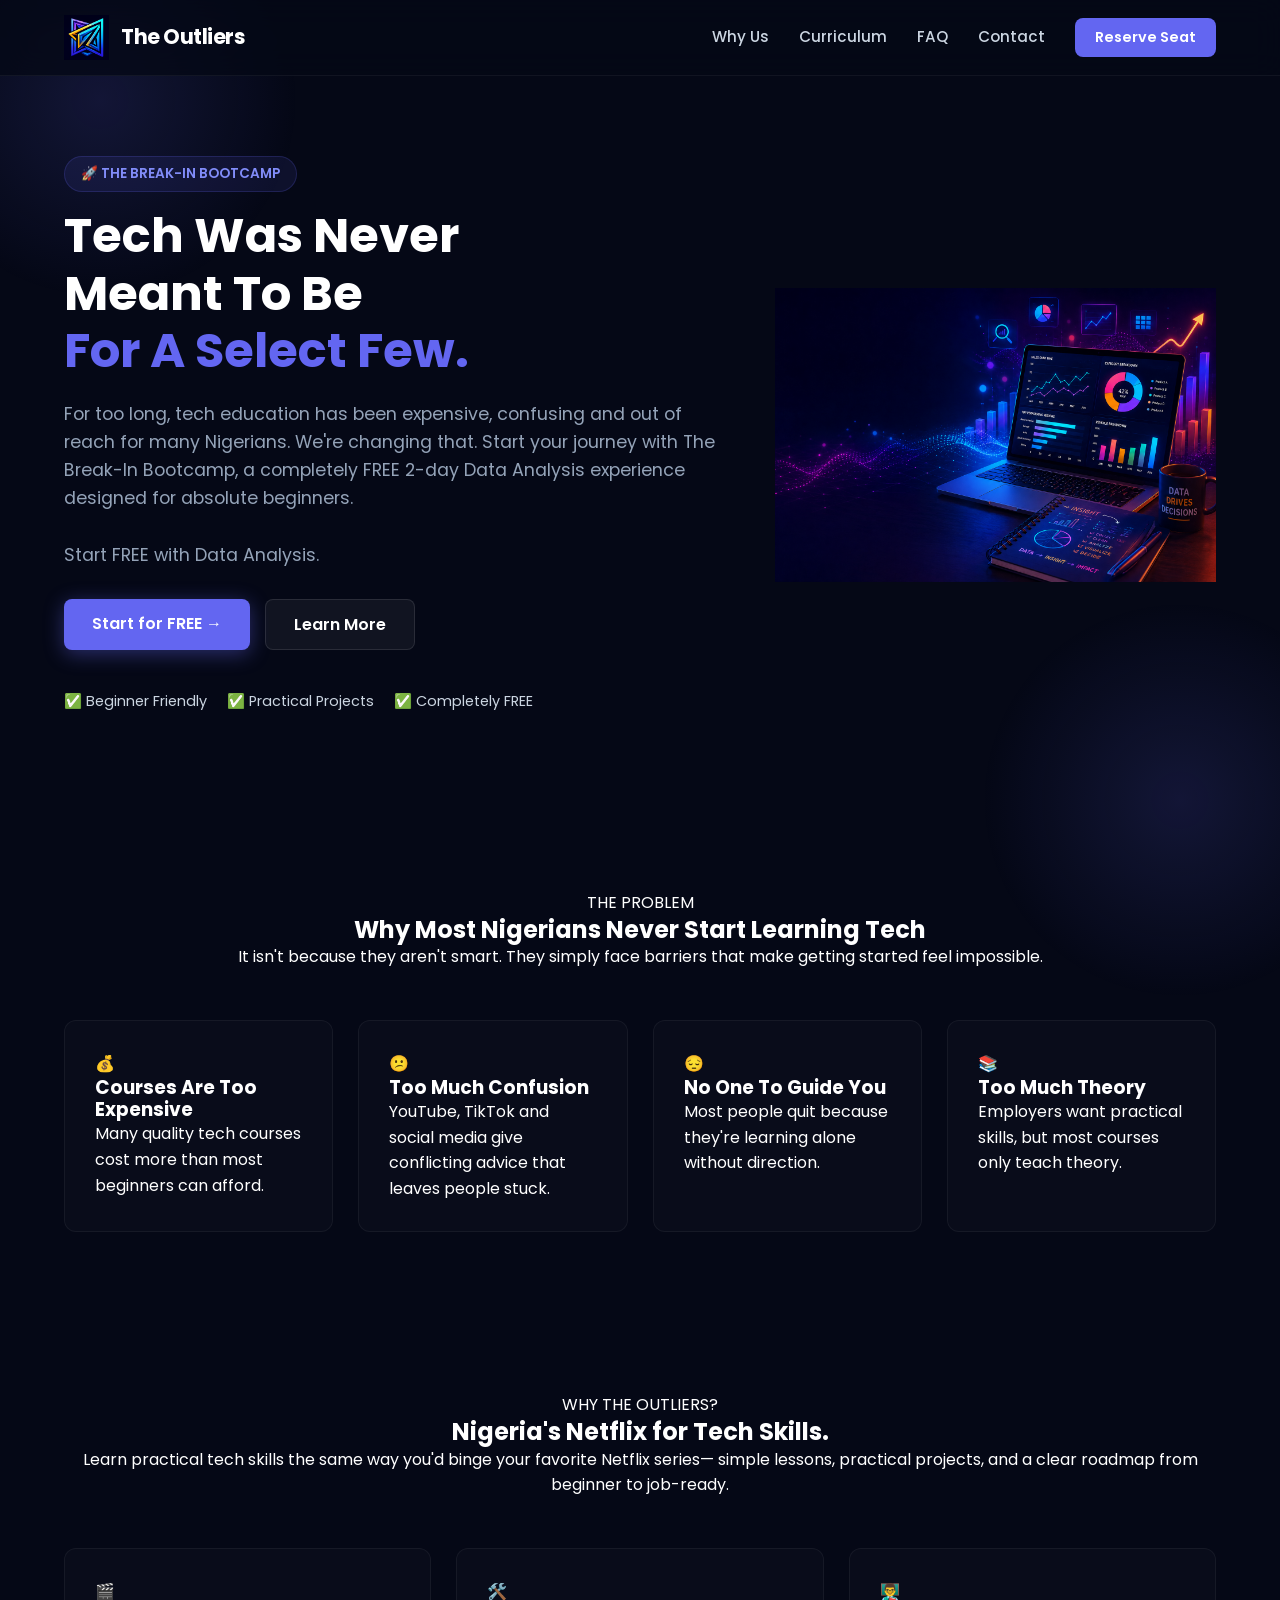
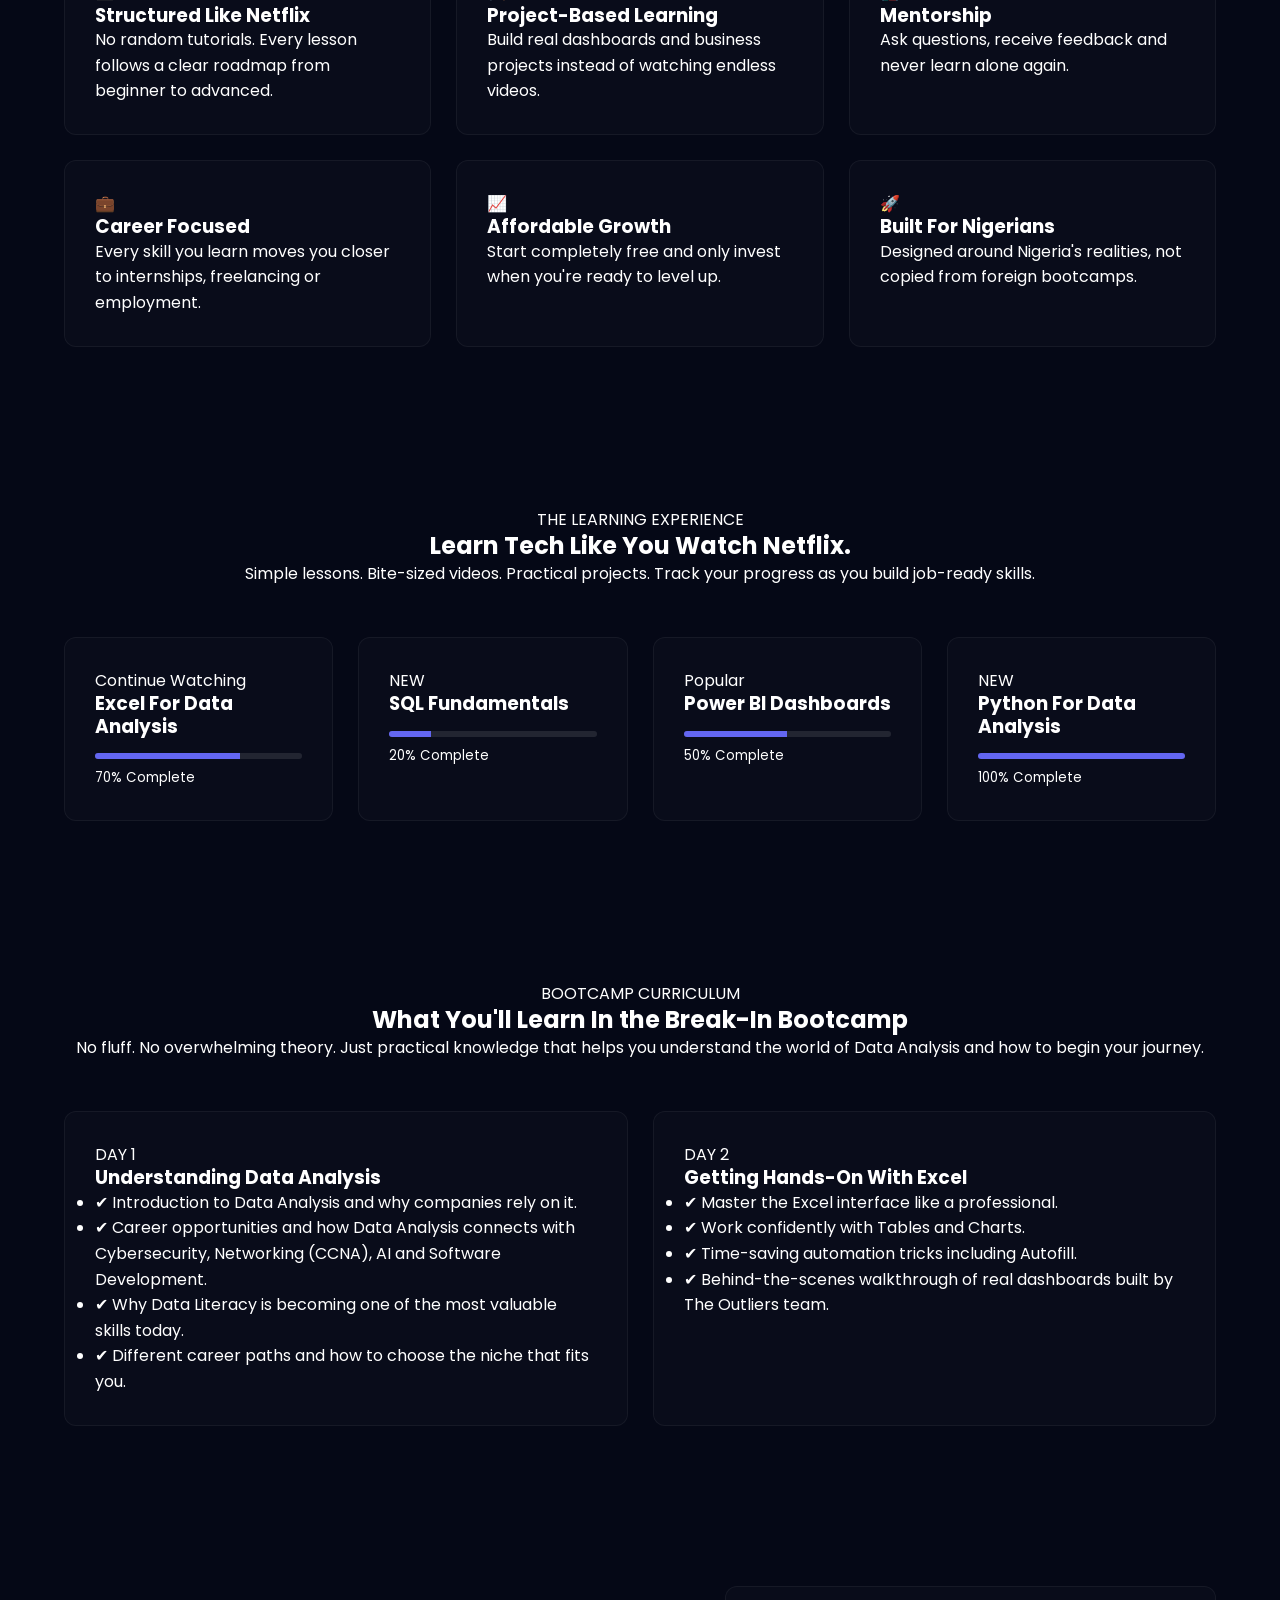
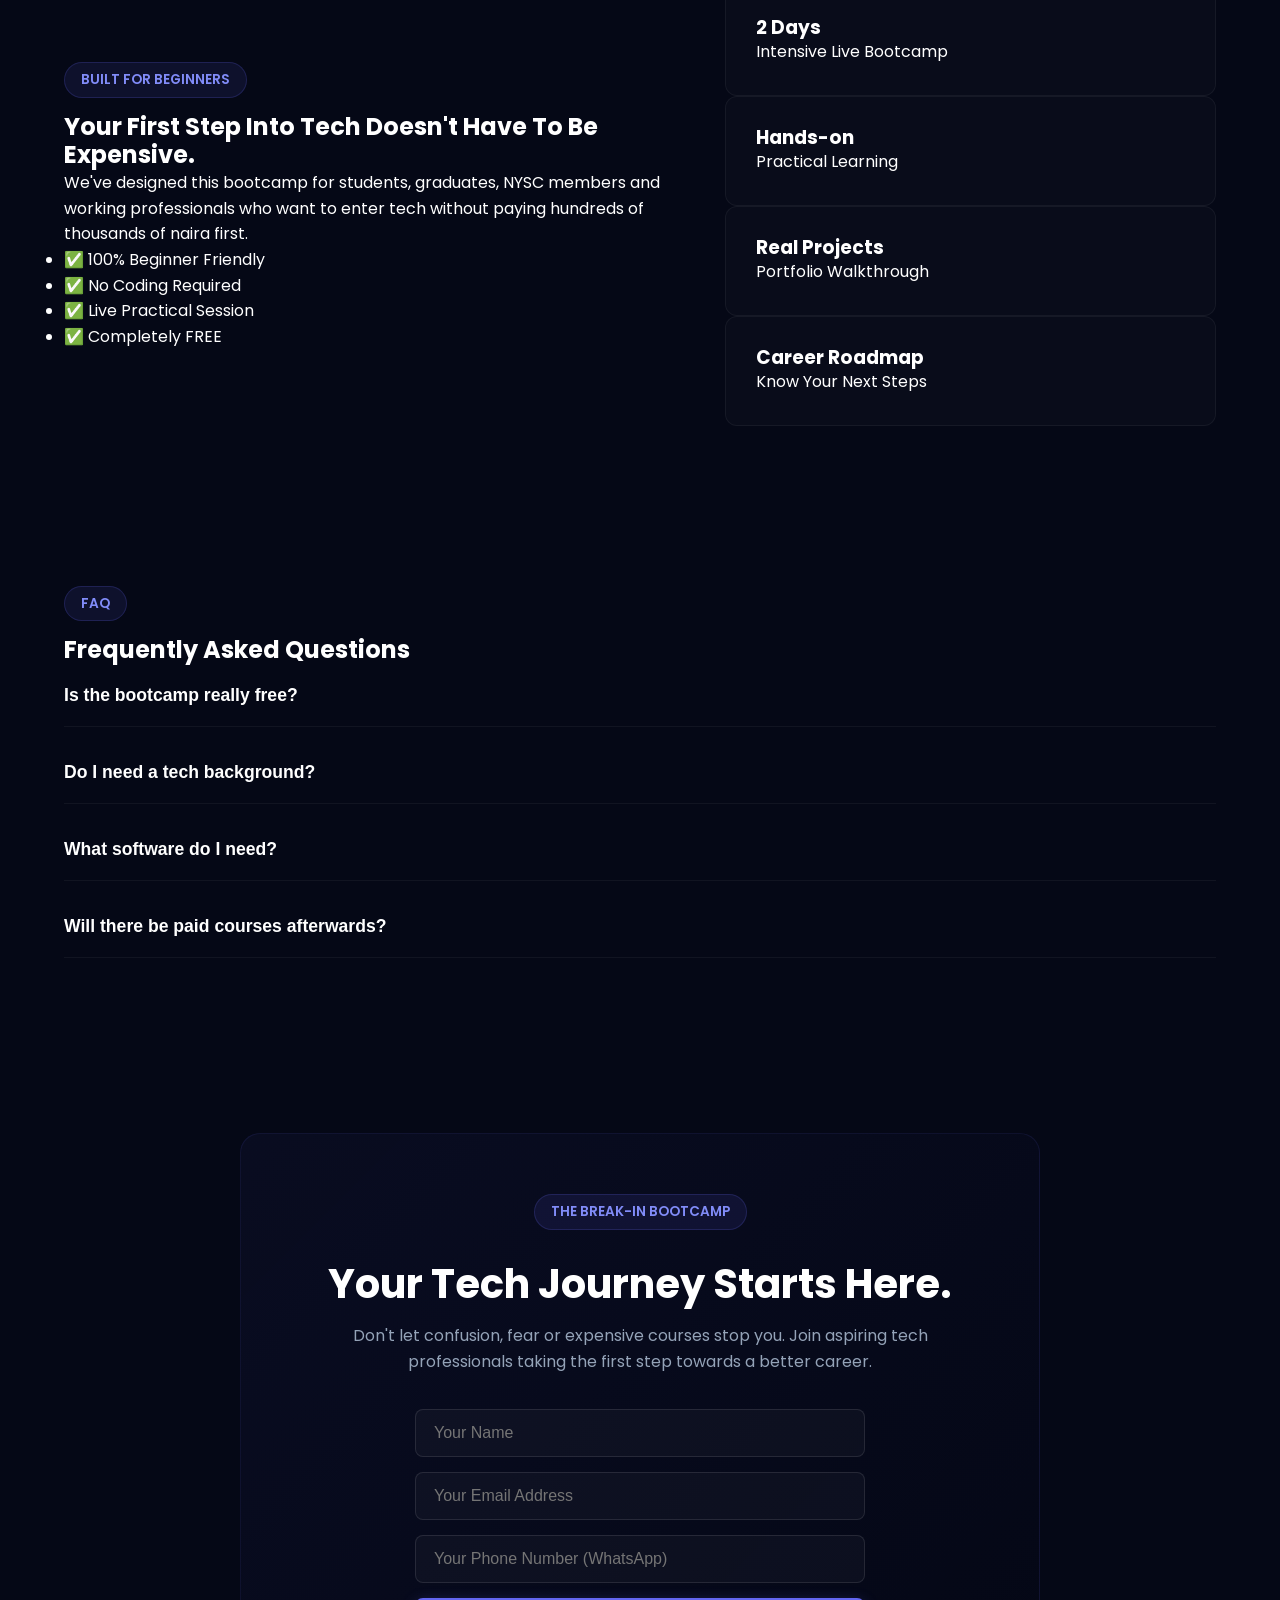
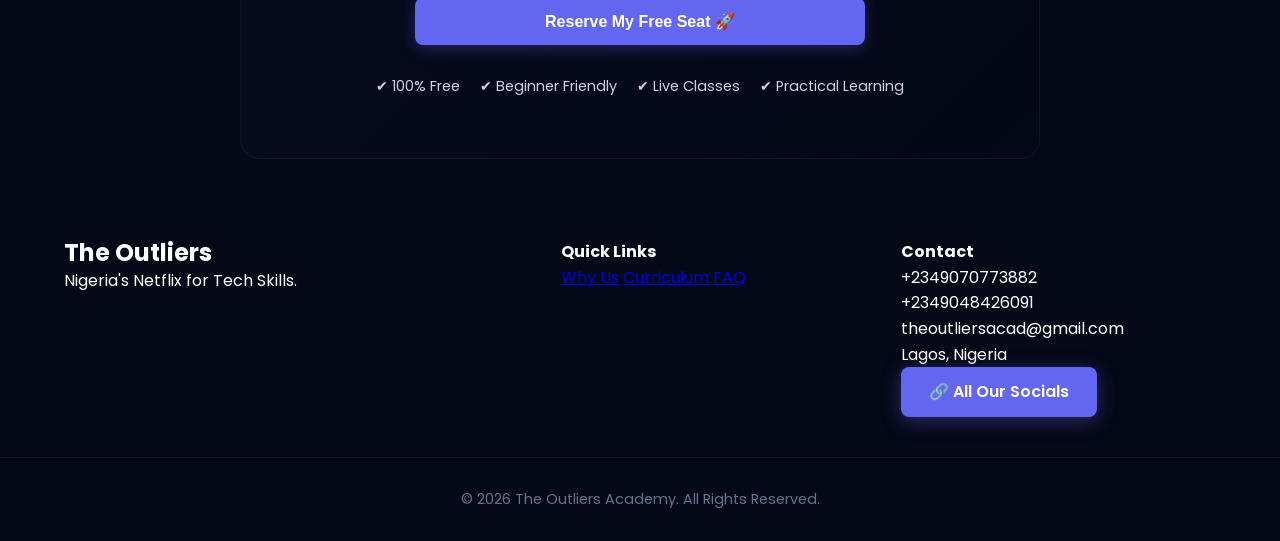
<file: index.html>
<!DOCTYPE html>
<html lang="en">

<head>

<meta charset="UTF-8">
<meta name="viewport" content="width=device-width, initial-scale=1.0">

<title>The Outliers Academy</title>

<link rel="preconnect" href="https://fonts.googleapis.com">
<link rel="preconnect" href="https://fonts.gstatic.com" crossorigin>

<link href="https://fonts.googleapis.com/css2?family=Poppins:wght@300;400;500;600;700;800&display=swap" rel="stylesheet">

<link rel="stylesheet" href="https://cdnjs.cloudflare.com/ajax/libs/font-awesome/6.7.2/css/all.min.css">

<link rel="stylesheet" href="style.css">
<link rel="icon" type="image/png" href="assets/images/logo.png">

</head> 

<body>

<div class="background-glow glow1"></div>
<div class="background-glow glow2"></div>

<header>
    <div class="container nav">
        <div class="logo">
            <img src="assets/images/logo.png" alt="The Outliers Logo">
            <h2>The Outliers</h2>
        </div>

        <nav>
            <a href="#why-us">Why Us</a>
            <a href="#curriculum">Curriculum</a>
            <a href="#faq">FAQ</a>
            <a href="#contact">Contact</a>
            <a href="#register" class="nav-btn">Reserve Seat</a>
        </nav>

        <div class="menu-toggle">
            <i class="fas fa-bars"></i>
        </div>
    </div>
</header>

<section class="hero" id="home">

    <div class="container hero-grid">

        <div class="hero-left">

            <span class="badge">
                🚀 The Break-In Bootcamp
            </span>

            <h1>
                Tech Was Never
                <br>
                Meant To Be
                <span>For A Select Few.</span>
            </h1>

            <p>
                For too long, tech education has been expensive, confusing and out of reach for many Nigerians. 
                We're changing that. Start your journey with The Break-In Bootcamp, a completely FREE 2-day Data Analysis experience designed for absolute beginners.
                <br><br>
                Start FREE with Data Analysis.
            </p>

            <div class="hero-buttons">

                <a href="#register" class="primary-btn">
                    Start for FREE →
                </a>

                <a href="#curriculum" class="secondary-btn">
                    Learn More
                </a>

            </div>

            <div class="hero-stats">

                <div>
                    ✅ Beginner Friendly
                </div>

                <div>
                    ✅ Practical Projects
                </div>

                <div>
                    ✅ Completely FREE
                </div>

            </div>

        </div>

        <div class="hero-right">

            <div class="image-glow"></div>

            <img src="./assets/images/hero-image.png" alt="Hero">

        </div>

    </div>

</section>

<section class="problem" id="problem">

    <div class="container">

        <div class="section-title">

            <span>THE PROBLEM</span>

            <h2>
                Why Most Nigerians Never Start Learning Tech
            </h2>

            <p>
                It isn't because they aren't smart.
                They simply face barriers that make getting started feel impossible.
            </p>

        </div>

        <div class="problem-grid">

            <div class="problem-card">

                <div class="icon">💰</div>

                <h3>Courses Are Too Expensive</h3>

                <p>
                    Many quality tech courses cost more than most beginners can afford.
                </p>

            </div>

            <div class="problem-card">

                <div class="icon">😕</div>

                <h3>Too Much Confusion</h3>

                <p>
                    YouTube, TikTok and social media give conflicting advice that leaves people stuck.
                </p>

            </div>

            <div class="problem-card">

                <div class="icon">😔</div>

                <h3>No One To Guide You</h3>

                <p>
                    Most people quit because they're learning alone without direction.
                </p>

            </div>

            <div class="problem-card">

                <div class="icon">📚</div>

                <h3>Too Much Theory</h3>

                <p>
                    Employers want practical skills, but most courses only teach theory.
                </p>

            </div>

        </div>

    </div>

</section>

<section class="why-us" id="why-us">

    <div class="container">

        <div class="section-title">

            <span>WHY THE OUTLIERS?</span>

            <h2>Nigeria's Netflix for Tech Skills.</h2>

            <p>
                Learn practical tech skills the same way you'd binge your favorite Netflix series—
                simple lessons, practical projects, and a clear roadmap from beginner to job-ready.
            </p>

        </div>

        <div class="features-grid">

            <div class="feature-card">
                <div class="feature-icon">🎬</div>
                <h3>Structured Like Netflix</h3>
                <p>
                    No random tutorials. Every lesson follows a clear roadmap from beginner to advanced.
                </p>
            </div>

            <div class="feature-card">
                <div class="feature-icon">🛠️</div>
                <h3>Project-Based Learning</h3>
                <p>
                    Build real dashboards and business projects instead of watching endless videos.
                </p>
            </div>

            <div class="feature-card">
                <div class="feature-icon">👨‍🏫</div>
                <h3>Mentorship</h3>
                <p>
                    Ask questions, receive feedback and never learn alone again.
                </p>
            </div>

            <div class="feature-card">
                <div class="feature-icon">💼</div>
                <h3>Career Focused</h3>
                <p>
                    Every skill you learn moves you closer to internships, freelancing or employment.
                </p>
            </div>

            <div class="feature-card">
                <div class="feature-icon">📈</div>
                <h3>Affordable Growth</h3>
                <p>
                    Start completely free and only invest when you're ready to level up.
                </p>
            </div>

            <div class="feature-card">
                <div class="feature-icon">🚀</div>
                <h3>Built For Nigerians</h3>
                <p>
                    Designed around Nigeria's realities, not copied from foreign bootcamps.
                </p>
            </div>

        </div>

    </div>

</section>

<section class="platform" id="platform">

    <div class="container">

        <div class="section-title">

            <span>THE LEARNING EXPERIENCE</span>

            <h2>Learn Tech Like You Watch Netflix.</h2>

            <p>
                Simple lessons. Bite-sized videos. Practical projects.
                Track your progress as you build job-ready skills.
            </p>

        </div>

        <div class="course-grid">

            <div class="course-card">

                <span class="tag">Continue Watching</span>

                <h3>Excel For Data Analysis</h3>

                <div class="progress">

                    <div class="progress-fill fill70"></div>

                </div>

                <small>70% Complete</small>

            </div>

            <div class="course-card">

                <span class="tag new">NEW</span>

                <h3>SQL Fundamentals</h3>

                <div class="progress">

                    <div class="progress-fill fill20"></div>

                </div>

                <small>20% Complete</small>

            </div>

            <div class="course-card">

                <span class="tag">Popular</span>

                <h3>Power BI Dashboards</h3>

                <div class="progress">

                    <div class="progress-fill fill50"></div>

                </div>

                <small>50% Complete</small>

            </div>

            <div class="course-card">

                <span class="tag new">NEW</span>

                <h3>Python For Data Analysis</h3>

                <div class="progress">

                    <div class="progress-fill fill10"></div>

                </div>

                <small>100% Complete</small>

            </div>

        </div>

    </div>

</section>

<section class="curriculum" id="curriculum">

    <div class="container">

        <div class="section-title">

            <span>BOOTCAMP CURRICULUM</span>

            <h2>What You'll Learn In the Break-In Bootcamp</h2>

            <p>
                No fluff. No overwhelming theory.
                Just practical knowledge that helps you understand the world of Data Analysis and how to begin your journey.
            </p>

        </div>

        <div class="day-grid">

            <div class="day-card">

                <div class="day-number">
                    DAY 1
                </div>

                <h3>Understanding Data Analysis</h3>

                <ul>

                    <li>✔ Introduction to Data Analysis and why companies rely on it.</li>

                    <li>✔ Career opportunities and how Data Analysis connects with Cybersecurity, Networking (CCNA), AI and Software Development.</li>

                    <li>✔ Why Data Literacy is becoming one of the most valuable skills today.</li>

                    <li>✔ Different career paths and how to choose the niche that fits you.</li>

                </ul>

            </div>

            <div class="day-card">

                <div class="day-number">
                    DAY 2
                </div>

                <h3>Getting Hands-On With Excel</h3>

                <ul>

                    <li>✔ Master the Excel interface like a professional.</li>

                    <li>✔ Work confidently with Tables and Charts.</li>

                    <li>✔ Time-saving automation tricks including Autofill.</li>

                    <li>✔ Behind-the-scenes walkthrough of real dashboards built by The Outliers team.</li>

                </ul>

            </div>

        </div>

    </div>

</section>

<section class="trust" id="trust">
    <div class="container trust-grid">

        <div class="trust-left">
            <span class="section-tag">
                Built for Beginners
            </span>

            <h2>
                Your First Step Into Tech Doesn't Have To Be Expensive.
            </h2>

            <p>
                We've designed this bootcamp for students, graduates,
                NYSC members and working professionals who want to enter
                tech without paying hundreds of thousands of naira first.
            </p>

            <ul class="trust-list">
                <li>✅ 100% Beginner Friendly</li>
                <li>✅ No Coding Required</li>
                <li>✅ Live Practical Session</li>
                <li>✅ Completely FREE</li>
            </ul>
        </div>

        <div class="trust-right">

            <div class="stat-card">
                <h3>2 Days</h3>
                <p>Intensive Live Bootcamp</p>
            </div>

            <div class="stat-card">
                <h3>Hands-on</h3>
                <p>Practical Learning</p>
            </div>

            <div class="stat-card">
                <h3>Real Projects</h3>
                <p>Portfolio Walkthrough</p>
            </div>

            <div class="stat-card">
                <h3>Career Roadmap</h3>
                <p>Know Your Next Steps</p>
            </div>

        </div>

    </div>
</section>

<section class="faq" id="faq">

    <div class="container">

        <span class="section-tag">
            FAQ
        </span>

        <h2>Frequently Asked Questions</h2>

        <div class="faq-item">

            <button class="faq-question">
                Is the bootcamp really free?
            </button>

            <div class="faq-answer">
                Yes. There is absolutely no payment required to join this
                2-Day Data Analysis Bootcamp.
            </div>

        </div>

        <div class="faq-item">

            <button class="faq-question">
                Do I need a tech background?
            </button>

            <div class="faq-answer">
                Not at all. We start from scratch and explain everything
                assuming you've never written a line of code.
            </div>

        </div>

        <div class="faq-item">

            <button class="faq-question">
                What software do I need?
            </button>

            <div class="faq-answer">
                Just a laptop and Microsoft Excel.
            </div>

        </div>

        <div class="faq-item">

            <button class="faq-question">
                Will there be paid courses afterwards?
            </button>

            <div class="faq-answer">
                Yes. The bootcamp is free, and afterwards we'll show you
                how to continue learning if you want to build a career.
            </div>

        </div>

    </div>

</section>

<section class="cta" id="register">

    <div class="container">

        <div class="cta-box">

            <span class="section-tag">
                THE BREAK-IN BOOTCAMP
            </span>

            <h2>
                Your Tech Journey Starts Here.
            </h2>

            <p>

                Don't let confusion, fear or expensive courses stop you.

                Join aspiring tech professionals taking the first
                step towards a better career.

            </p>

         <form action="https://api.sheetmonkey.io/form/jTdgPLGd5zvbAC8yEG3Pdh" method="POST">

  <input type="hidden" name="x-sheetmonkey-redirect" value="https://theoutliersinc.github.io/The-Outliers-Academy/pages/thank-you.html">

  <div class="input-group">
    <input type="text" name="Name" placeholder="Your Name" required>
  </div>

  <div class="input-group">
    <input type="email" name="Email" placeholder="Your Email Address" required>
  </div>

  <div class="input-group">
    <input type="tel" name="Phone" placeholder="Your Phone Number (WhatsApp)" required>
  </div>

  <button type="submit">
    Reserve My Free Seat 🚀
  </button>

</form>

            <div class="cta-features">

                <span>✔ 100% Free</span>

                <span>✔ Beginner Friendly</span>

                <span>✔ Live Classes</span>

                <span>✔ Practical Learning</span>

            </div>

        </div>

    </div>

</section>

<footer id="contact">

    <div class="container footer">

        <div>

            <h2>The Outliers</h2>

            <p>

                Nigeria's Netflix for Tech Skills.

            </p>

        </div>

        <div>

            <h4>Quick Links</h4>

<a href="#why-us">Why Us</a>

<a href="#curriculum">Curriculum</a>

<a href="#faq">FAQ</a>      
        </div>

        <div>

            <h4>Contact</h4>
            <p>+2349070773882</p>
            <p>+2349048426091</p>
            <p>theoutliersacad@gmail.com</p>

            <p>Lagos, Nigeria</p>

            <a href="https://linktr.ee/theoutliersacad" class="primary-btn" target="_blank">
    🔗 All Our Socials
</a>

        </div>

    </div>

    <div class="copyright">

        © 2026 The Outliers Academy. All Rights Reserved.

    </div>

</footer>

<script src="script.js"></script>


<!-- Mobile Sticky CTA -->

<div class="mobile-cta">

    <a href="#register">

        🚀 Reserve My Free Seat

    </a>

</div>

</body>

</html>
</file>
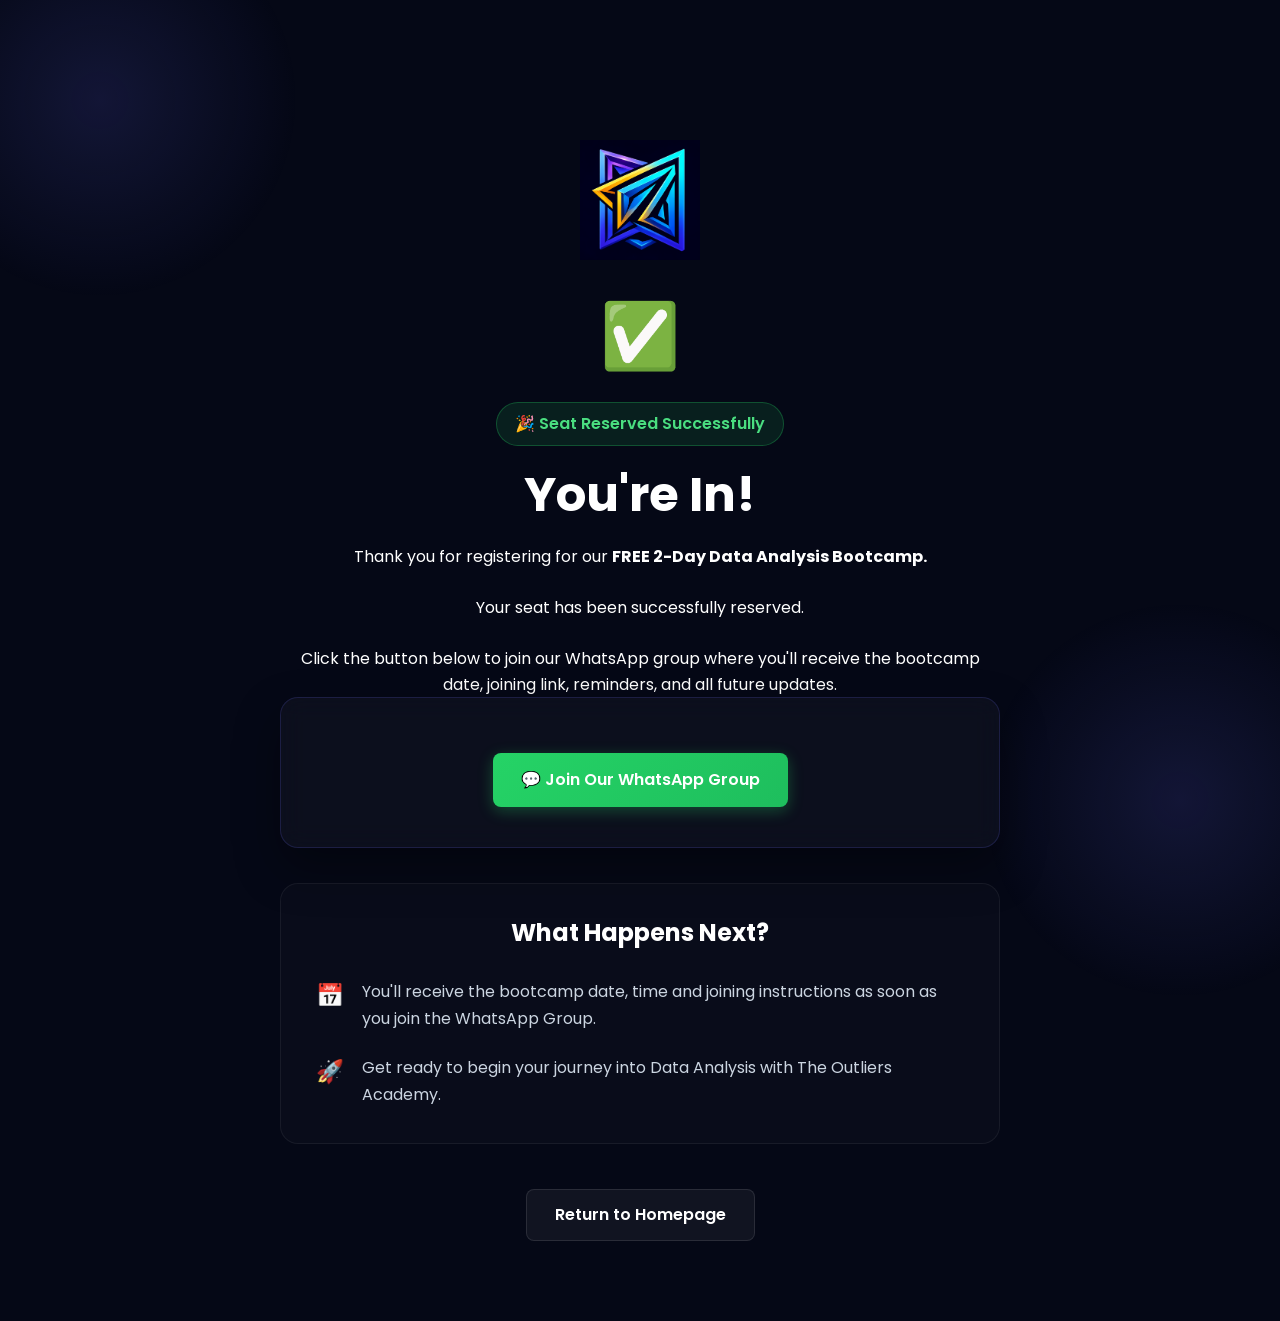
<file: pages/thank-you.html>
<!DOCTYPE html>
<html lang="en">

<head>
    <meta charset="UTF-8">
    <meta name="viewport" content="width=device-width, initial-scale=1.0">

    <title>Registration Successful | The Outliers Academy</title>

    <link rel="icon" type="image/png" href="../assets/images/logo.png">

    <link rel="preconnect" href="https://fonts.googleapis.com">
    <link rel="preconnect" href="https://fonts.gstatic.com" crossorigin>

    <link href="https://fonts.googleapis.com/css2?family=Poppins:wght@300;400;500;600;700;800&display=swap"
        rel="stylesheet">

    <link rel="stylesheet" href="../style.css">
    
    <!-- Custom styling to ensure the WhatsApp button matches your theme perfectly -->
    <style>
        .whatsapp-btn {
            display: inline-block;
            background-color: #25D366; /* WhatsApp Green */
            color: #ffffff;
            text-decoration: none;
            padding: 14px 28px;
            font-weight: 600;
            border-radius: 8px;
            margin-top: 15px;
            font-size: 1rem;
            transition: opacity 0.2s ease;
            box-shadow: 0 4px 15px rgba(37, 211, 102, 0.3);
        }
        .whatsapp-btn:hover {
            opacity: 0.9;
        }
    </style>
</head>

<body>

    <div class="background-glow glow1"></div>
    <div class="background-glow glow2"></div>

    <section class="thank-you">

        <img src="../assets/images/logo.png" alt="The Outliers Logo" class="thank-logo">

        <div class="success-icon">✅</div>

        <span class="success-badge">
            🎉 Seat Reserved Successfully
        </span>

        <h1>You're In!</h1>

        <p>
    Thank you for registering for our
    <strong>FREE 2-Day Data Analysis Bootcamp.</strong>

    <br><br>

    Your seat has been successfully reserved.

    <br><br>

    Click the button below to join our WhatsApp group where you'll receive the bootcamp date, joining link, reminders, and all future updates.
</p>
        <div class="next-step-card">
            
         <!-- 🔽 STEP 1: PASTE YOUR WHATSAPP LINK BELOW 🔽 -->
            <a href="https://chat.whatsapp.com/EoUHpv7dQXd3ALRMMdzh55?s=cl&p=a&mlu=4" class="whatsapp-btn" target="_blank">
                💬 Join Our WhatsApp Group
            </a>

        </div>
        
        <div class="next-steps">

            <h2>What Happens Next?</h2>
            
            <div class="step">
                <span>📅</span>
                <p>You'll receive the bootcamp date, time and joining instructions as soon as you join the WhatsApp Group.</p>
            </div>

            <div class="step">
                <span>🚀</span>
                <p>Get ready to begin your journey into Data Analysis with The Outliers Academy.</p>
            </div>

        </div>
        
        <a href="../index.html" class="secondary-btn">
            Return to Homepage
        </a>

    </section>

</body>

</html>
</file>
<file: style.css>
/* ==========================================================================
   1. GLOBAL RESET & BASE STYLES
   ========================================================================== */
* {
    margin: 0;
    padding: 0;
    box-sizing: border-box;
    scroll-behavior: smooth;
}

body {
    font-family: 'Poppins', sans-serif;
    background: #050816;
    color: white;
    overflow-x: hidden;
    line-height: 1.6;
}

.container {
    width: 90%;
    max-width: 1200px;
    margin: 0 auto;
}

section {
    padding: 80px 0;
    position: relative;
}

/* Background Ambient Glows */
.background-glow {
    position: fixed;
    width: 400px;
    height: 400px;
    background: radial-gradient(circle, rgba(99, 102, 241, 0.15) 0%, rgba(0,0,0,0) 70%);
    pointer-events: none;
    z-index: -1;
}
.glow1 { top: -100px; left: -100px; }
.glow2 { bottom: -100px; right: -100px; }

/* ==========================================================================
   2. HEADER & NAVIGATION
   ========================================================================== */
header {
    position: fixed;
    top: 0;
    width: 100%;
    z-index: 1000;
    background: rgba(5, 8, 22, 0.75);
    backdrop-filter: blur(15px);
    border-bottom: 1px solid rgba(255, 255, 255, 0.05);
}

.nav {
    display: flex;
    justify-content: space-between;
    align-items: center;
    padding: 15px 0;
}

.logo {
    display: flex;
    align-items: center;
    gap: 12px;
}

.logo img {
    width: 45px;
    height: auto;
}

.logo h2 {
    font-size: 1.3rem;
    font-weight: 700;
    letter-spacing: -0.5px;
}

nav {
    display: flex;
    align-items: center;
    gap: 30px;
}

nav a {
    color: #cbd5e1;
    text-decoration: none;
    font-size: 0.95rem;
    font-weight: 500;
    transition: color 0.3s ease;
}

nav a:hover {
    color: #6366f1;
}

.menu-toggle {
    display: none;
    font-size: 1.5rem;
    color: white;
    cursor: pointer;
}

/* ==========================================================================
   3. TYPOGRAPHY & BUTTON COMMON STYLES
   ========================================================================== */
.section-title, .section-tag {
    text-align: center;
    margin-bottom: 50px;
}

.section-tag, .badge {
    display: inline-block;
    padding: 6px 16px;
    background: rgba(99, 102, 241, 0.1);
    border: 1px solid rgba(99, 102, 241, 0.2);
    color: #818cf8;
    border-radius: 50px;
    font-size: 0.85rem;
    font-weight: 600;
    text-transform: uppercase;
    margin-bottom: 15px;
}

h1, h2, h3 {
    font-weight: 700;
    line-height: 1.2;
}

/* Master Buttons */
.primary-btn, .secondary-btn, .nav-btn {
    display: inline-block;
    padding: 12px 28px;
    border-radius: 8px;
    font-weight: 600;
    text-decoration: none;
    transition: all 0.3s ease;
    text-align: center;
    cursor: pointer;
}

.primary-btn {
    background: #6366f1;
    color: white;
    box-shadow: 0 4px 20px rgba(99, 102, 241, 0.4);
}

.primary-btn:hover {
    background: #4f46e5;
    transform: translateY(-2px);
}

.secondary-btn {
    background: rgba(255, 255, 255, 0.05);
    color: white;
    border: 1px solid rgba(255, 255, 255, 0.1);
}

.secondary-btn:hover {
    background: rgba(255, 255, 255, 0.1);
}

.nav-btn {
    padding: 8px 20px;
    background: #6366f1;
    color: white;
    font-size: 0.9rem;
}

/* ==========================================================================
   4. SECTIONS (HERO, GRIDS, CARDS)
   ========================================================================== */
/* Hero */
.hero {
    padding-top: 140px;
    min-height: 90vh;
    display: flex;
    align-items: center;
}

.hero-grid {
    display: grid;
    grid-template-columns: 1.2fr 0.8fr;
    gap: 50px;
    align-items: center;
}

.hero-left h1 {
    font-size: 3rem;
    margin-bottom: 20px;
}

.hero-left h1 span {
    color: #6366f1;
    display: block;
}

.hero-left p {
    color: #94a3b8;
    font-size: 1.1rem;
    margin-bottom: 30px;
}

.hero-buttons {
    display: flex;
    gap: 15px;
    margin-bottom: 40px;
}

.hero-stats {
    display: flex;
    gap: 20px;
    color: #cbd5e1;
    font-size: 0.9rem;
}

.hero-right {
    position: relative;
}

.hero-right img {
    width: 100%;
    max-width: 450px;
    height: auto;
    display: block;
    margin: 0 auto;
}

/* Core Component Grids */
.problem-grid, .features-grid, .course-grid, .day-grid, .trust-grid, .footer {
    display: grid;
    gap: 25px;
}

.problem-grid { grid-template-columns: repeat(4, 1fr); }
.features-grid { grid-template-columns: repeat(3, 1fr); }
.course-grid { grid-template-columns: repeat(4, 1fr); }
.day-grid { grid-template-columns: repeat(2, 1fr); }
.trust-grid { grid-template-columns: 1.1fr 0.9fr; gap: 60px; align-items: center; }
.footer { grid-template-columns: 1.5fr 1fr 1fr; padding-bottom: 40px; }

/* Dynamic Layout Cards */
.problem-card, .feature-card, .course-card, .day-card, .stat-card {
    background: rgba(255, 255, 255, 0.02);
    border: 1px solid rgba(255, 255, 255, 0.05);
    padding: 30px;
    border-radius: 12px;
    transition: transform 0.3s ease;
}

.problem-card:hover, .feature-card:hover, .course-card:hover {
    transform: translateY(-5px);
    border-color: rgba(99, 102, 241, 0.2);
}

/* Progress Bar Components */
.progress {
    background: rgba(255, 255, 255, 0.1);
    height: 6px;
    border-radius: 10px;
    margin: 15px 0 5px 0;
    overflow: hidden;
}
.progress-fill { background: #6366f1; height: 100%; }
.fill70 { width: 70%; }
.fill20 { width: 20%; }
.fill50 { width: 50%; }
.fill10 { width: 100%; }

/* FAQ Accordion Layout */
.faq-item {
    border-bottom: 1px solid rgba(255, 255, 255, 0.05);
    margin-bottom: 15px;
}
.faq-question {
    width: 100%;
    background: none;
    border: none;
    color: white;
    text-align: left;
    padding: 20px 0;
    font-size: 1.1rem;
    font-weight: 600;
    cursor: pointer;
}
.faq-answer {
    max-height: 0;
    overflow: hidden;
    color: #94a3b8;
    transition: max-height 0.3s ease;
}
.faq-item.active .faq-answer {
    max-height: 200px;
    padding-bottom: 20px;
}

/* ==========================================================================
   5. REGISTRATION REGION & GLOBAL FORM CONTAINER
   ========================================================================== */
.cta-box {
    background: linear-gradient(135deg, rgba(99, 102, 241, 0.05) 0%, rgba(5, 8, 22, 0) 100%);
    border: 1px solid rgba(99, 102, 241, 0.1);
    padding: 60px;
    border-radius: 20px;
    text-align: center;
    max-width: 800px;
    margin: 0 auto;
}

.cta-box h2 { font-size: 2.5rem; margin: 15px 0; }
.cta-box p { color: #94a3b8; margin-bottom: 35px; }

form {
    display: flex;
    flex-direction: column;
    gap: 15px;
    width: 100%;
    max-width: 450px;
    margin: 0 auto 30px auto;
}

.input-group { width: 100%; }

form input[type="text"],
form input[type="email"],
form input[type="tel"] {
    width: 100%;
    padding: 14px 18px;
    border-radius: 8px;
    border: 1px solid rgba(255, 255, 255, 0.1);
    background: rgba(255, 255, 255, 0.03);
    color: white;
    font-size: 1rem;
    box-sizing: border-box; /* <-- IMPORTANT */
}

form input[type="text"]:focus,
form input[type="email"]:focus,
form input[type="tel"]:focus {
    outline: none;
    border-color: #6366f1;
    background: rgba(255,255,255,.05);
}

form button[type="submit"] {
    width: 100%;
    padding: 14px;
    background: #6366f1;
    color: white;
    border: none;
    border-radius: 8px;
    font-size: 1rem;
    font-weight: 600;
    cursor: pointer;
    box-shadow: 0 4px 15px rgba(99, 102, 241, 0.3);
}

form button[type="submit"]:hover {
    background: #4f46e5;
}

.cta-features {
    display: flex;
    justify-content: center;
    gap: 20px;
    flex-wrap: wrap;
    color: #cbd5e1;
    font-size: 0.9rem;
}

/* Footer Copyright Base Rules */
.copyright {
    text-align: center;
    border-top: 1px solid rgba(255, 255, 255, 0.05);
    padding: 30px 0;
    color: #64748b;
    font-size: 0.9rem;
}

.mobile-cta { display: none; }

/* ==========================================================================
   6. RESPONSIVE MEDIA BREAKPOINTS (Pure Mobile Isolation)
   ========================================================================== */
@media screen and (max-width: 1024px) {
    .problem-grid { grid-template-columns: repeat(2, 1fr); }
    .features-grid { grid-template-columns: repeat(2, 1fr); }
    .course-grid { grid-template-columns: repeat(2, 1fr); }
}

@media screen and (max-width: 768px) {
    section { padding: 60px 0; }
    
    .menu-toggle { display: block; }
    
    header nav {
        position: fixed;
        top: 0;
        right: -100%;
        width: 75%;
        height: 100vh;
        background: rgba(5, 8, 22, 0.98);
        backdrop-filter: blur(20px);
        display: flex;
        flex-direction: column;
        align-items: center;
        justify-content: center;
        gap: 30px;
        transition: right 0.4s ease;
    }
    
    header nav.active { right: 0; }
    
    .hero-grid, .trust-grid, .day-grid, .footer {
        grid-template-columns: 1fr;
        text-align: center;
    }
    
    .hero-left h1 { font-size: 2.2rem; }
    .hero-buttons { flex-direction: column; }
    .hero-stats { justify-content: center; }
    
    .problem-grid, .features-grid, .course-grid {
        grid-template-columns: 1fr;
    }
    
    .cta-box { padding: 30px 20px; }
    .cta-box h2 { font-size: 1.8rem; }
    
    /* Mobile Fixed Bottom Anchor Button Trigger */
    .mobile-cta {
        display: block;
        position: fixed;
        bottom: 0;
        left: 0;
        width: 100%;
        padding: 15px;
        background: rgba(5, 8, 22, 0.9);
        backdrop-filter: blur(10px);
        border-top: 1px solid rgba(255, 255, 255, 0.1);
        z-index: 999;
    }
    
    .mobile-cta a {
        display: block;
        width: 100%;
        padding: 14px;
        background: #6366f1;
        color: white;
        text-align: center;
        text-decoration: none;
        border-radius: 8px;
        font-weight: 600;
    }
}

/* ==========================================================
   THANK YOU PAGE
========================================================== */

.thank-you {
    min-height: 100vh;
    padding: 140px 20px 80px;
    display: flex;
    flex-direction: column;
    align-items: center;
    justify-content: center;
    max-width: 760px;
    margin: 0 auto;
    text-align: center;
}

.thank-logo {
    width: 120px;
    margin-bottom: 25px;
}

.success-icon {
    font-size: 4rem;
    margin-bottom: 15px;
    animation: pop 0.6s ease;
}

.success-badge {
    display: inline-block;
    padding: 8px 18px;
    border-radius: 50px;
    background: rgba(34,197,94,.12);
    border: 1px solid rgba(34,197,94,.3);
    color: #4ade80;
    font-weight: 600;
    margin-bottom: 20px;
}

.thank-you h1 {
    font-size: 3rem;
    margin-bottom: 20px;
}

.thank-text {
    color: #cbd5e1;
    font-size: 1.1rem;
    line-height: 1.8;
    max-width: 620px;
    margin-bottom: 40px;
}

.next-step-card {
    width: 100%;
    background: rgba(255,255,255,.03);
    border: 1px solid rgba(99,102,241,.18);
    border-radius: 18px;
    padding: 40px;
    margin-bottom: 35px;
    backdrop-filter: blur(12px);
    box-shadow: 0 20px 45px rgba(0,0,0,.35);
}

.next-step-card h2 {
    margin-bottom: 18px;
    color: white;
}

.next-step-card p {
    color: #cbd5e1;
    line-height: 1.8;
    margin-bottom: 25px;
}

.next-steps {
    width: 100%;
    background: rgba(255,255,255,.02);
    border: 1px solid rgba(255,255,255,.06);
    border-radius: 18px;
    padding: 35px;
    margin-bottom: 35px;
}

.next-steps h2 {
    margin-bottom: 30px;
}

.step {
    display: flex;
    align-items: flex-start;
    gap: 16px;
    text-align: left;
    margin-bottom: 22px;
}

.step:last-child {
    margin-bottom: 0;
}

.step span {
    font-size: 1.4rem;
    min-width: 30px;
}

.step p {
    color: #cbd5e1;
    line-height: 1.7;
}

.whatsapp-btn {
    display: inline-block;
    background: linear-gradient(135deg,#25D366,#1EBE5D);
    color: white;
    text-decoration: none;
    padding: 15px 34px;
    border-radius: 10px;
    font-weight: 700;
    transition: .3s;
    box-shadow: 0 8px 25px rgba(37,211,102,.35);
}

.whatsapp-btn:hover {
    transform: translateY(-3px);
    box-shadow: 0 12px 30px rgba(37,211,102,.45);
}

.thank-you .secondary-btn {
    margin-top: 10px;
}

@keyframes pop {
    0%{
        transform:scale(.4);
        opacity:0;
    }
    70%{
        transform:scale(1.15);
    }
    100%{
        transform:scale(1);
        opacity:1;
    }
}

@media (max-width:768px){

    .thank-you{
        padding:110px 20px 60px;
    }

    .thank-logo{
        width:90px;
    }

    .thank-you h1{
        font-size:2.2rem;
    }

    .thank-text{
        font-size:1rem;
    }

    .next-step-card,
    .next-steps{
        padding:25px;
    }

    .step{
        align-items:flex-start;
    }

    .whatsapp-btn{
        width:100%;
        padding:16px;
    }
}

html {
    scroll-behavior: smooth;
}

#why-us,
#curriculum,
#faq,
#register,
#contact {
    scroll-margin-top: 100px;
}
</file>
